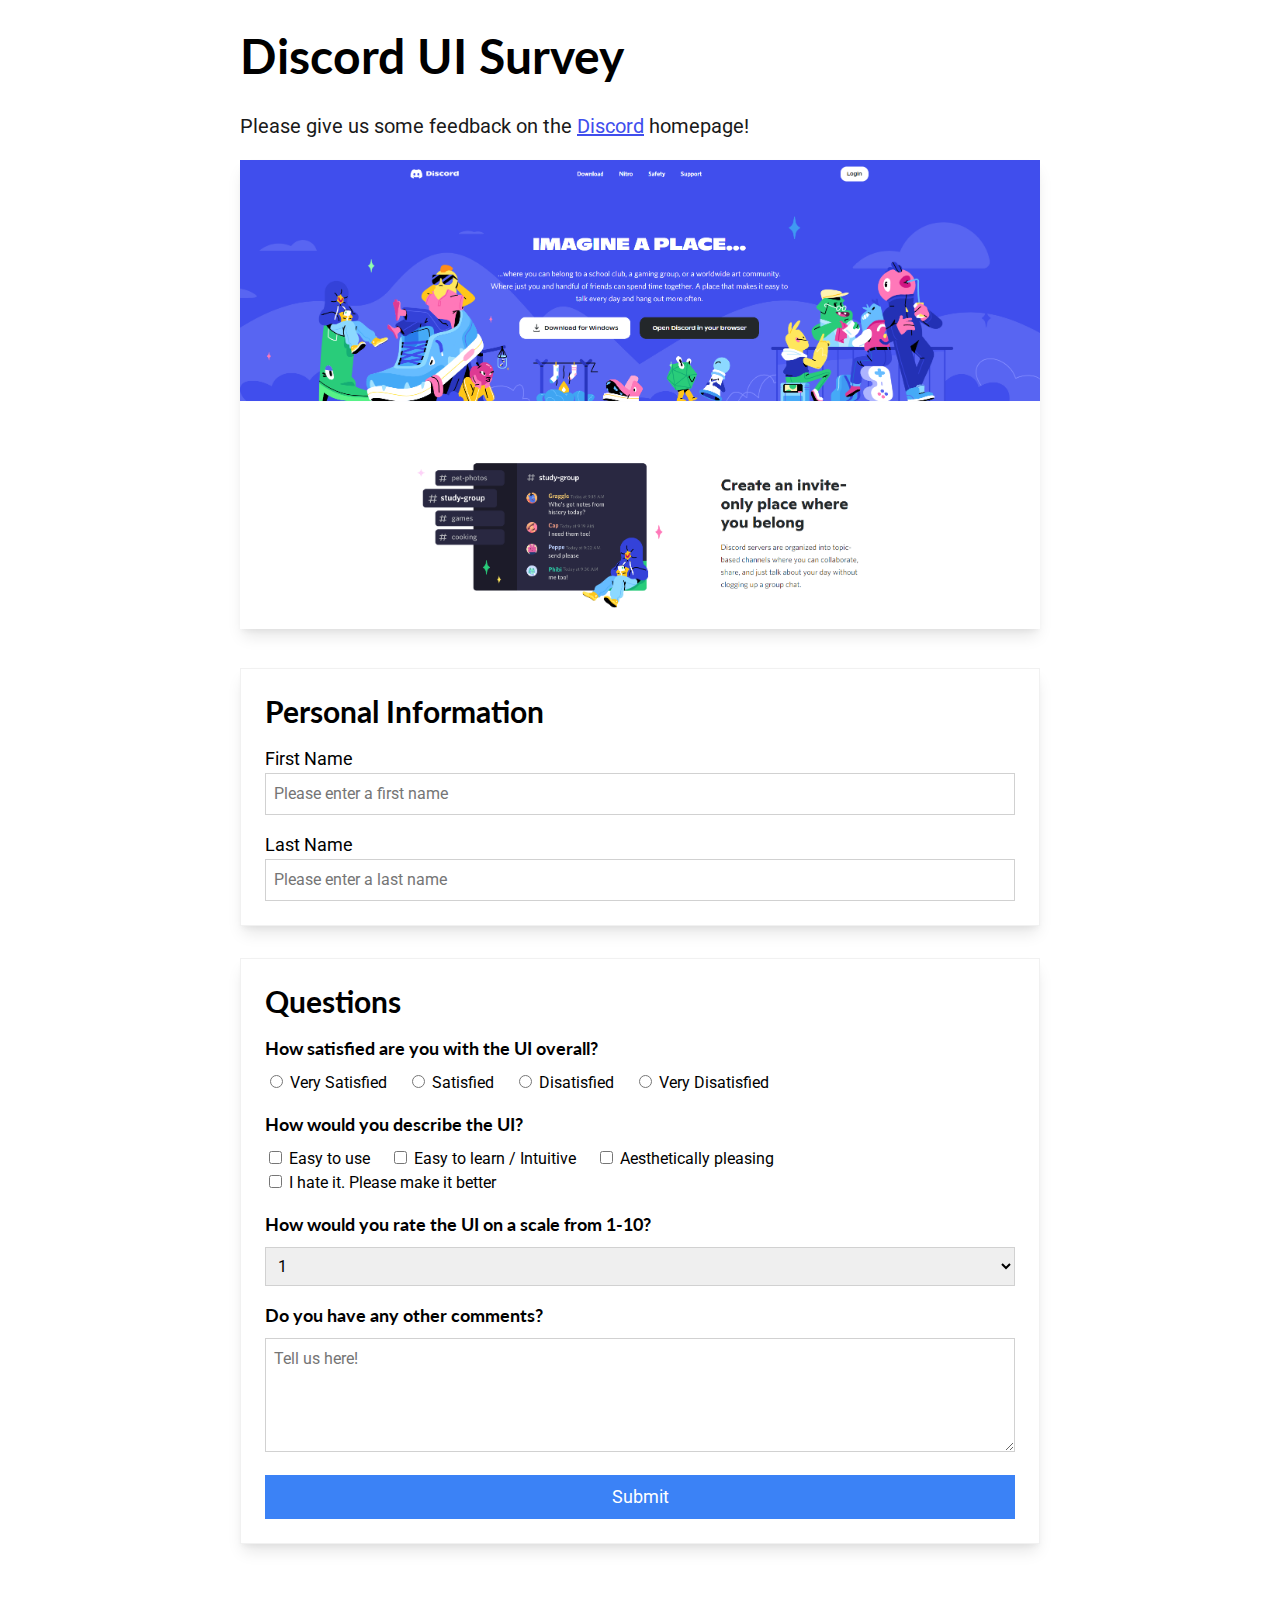
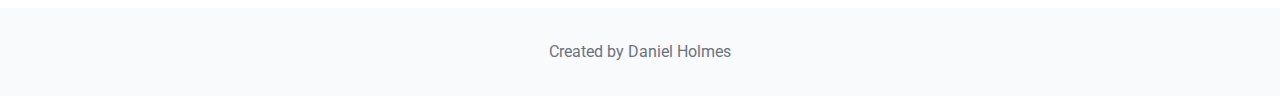
<file: index.html>
<!DOCTYPE html>
<html>
  <head>
    <meta charset="utf-8" />
    <link rel="preconnect" href="https://fonts.gstatic.com" />
    <link
      href="https://fonts.googleapis.com/css2?family=Lato&family=Roboto&display=swap"
      rel="stylesheet"
    />
    <link
      href="https://fonts.googleapis.com/css2?family=Lato:wght@700&display=swap"
      rel="stylesheet"
    />
    <link href="styles/style.css" rel="stylesheet" type="text/css" />
    <title>Survey</title>
  </head>

  <body>
    <div class="container">
      <h1 class="title">Discord UI Survey</h1>
      <p class="text-xl">
        Please give us some feedback on the
        <a href="https://discord.com/brand-new">Discord</a> homepage!
      </p>

      <a href="https://discord.com/brand-new">
        <img src="images/discord.PNG" alt="Discord Homepage" />
      </a>

      <form id="survey">
        <div class="card">
          <h2>Personal Information</h2>

          <div class="question">
            <label class="form-label">First Name</label>
            <input
              type="text"
              placeholder="Please enter a first name"
              name="firstName"
            />
          </div>

          <label class="form-label">Last Name</label>
          <input
            type="text"
            placeholder="Please enter a last name"
            name="lastName"
          />
        </div>

        <div class="card">
          <h2>Questions</h2>
          <div class="radio-group question">
            <h3>How satisfied are you with the UI overall?</h3>
            <div>
              <input type="radio" name="overall-satifaction" value="" />
              <label for="extremely">Very Satisfied</label>
            </div>

            <div>
              <input type="radio" name="overall-satifaction" value="" />
              <label for="male">Satisfied</label>
            </div>

            <div>
              <input type="radio" name="overall-satifaction" value="" />
              <label for="male">Disatisfied</label>
            </div>

            <div>
              <input type="radio" name="overall-satifaction" value="" />
              <label for="male">Very Disatisfied</label>
            </div>
          </div>

          <div class="radio-group question">
            <h3>How would you describe the UI?</h3>
            <div>
              <input type="checkbox" />
              <label>Easy to use</label>
            </div>
            <div>
              <input type="checkbox" />
              <label>Easy to learn / Intuitive</label>
            </div>
            <div>
              <input type="checkbox" />
              <label>Aesthetically pleasing</label>
            </div>
            <div>
              <input type="checkbox" />
              <label>I hate it. Please make it better</label>
            </div>
          </div>

          <div class="question">
            <h3>How would you rate the UI on a scale from 1-10?</h3>
            <select id="favorite">
              <option value="" selected="selected">1</option>
              <option value="">2</option>
              <option value="">3</option>
              <option value="">4</option>
              <option value="">5</option>
              <option value="">6</option>
              <option value="">7</option>
              <option value="">8</option>
              <option value="">9</option>
              <option value="">10</option>
            </select>
          </div>

          <div class="question">
            <h3>Do you have any other comments?</h3>
            <textarea rows="4" placeholder="Tell us here!"></textarea>
          </div>
          <button id="submit" type="button">Submit</button>
        </div>
      </form>
    </div>
    <br /><br />
    <div class="footer">
      <span>Created by Daniel Holmes</span>
    </div>
  </body>
</html>
</file>
<file: styles/style.css>
/* Style sheet
   color picker www.w3schools.com/colors/colors_picker.asp
*/

html {
  margin: 0px;
  background-color: #ffffff;
}

body {
  margin: 0px;
  font-family: "Roboto", sans-serif;
  font-size: 1rem;
  line-height: 1.5rem;
}

img {
  width: 100%;
  border-radius: 0px;
  background: #ffffff;
  --tw-shadow: 0 10px 15px -3px rgba(0, 0, 0, 0.1),
    0 4px 6px -2px rgba(0, 0, 0, 0.05);
  box-shadow: var(--tw-ring-offset-shadow, 0 0 #0000),
    var(--tw-ring-shadow, 0 0 #0000), var(--tw-shadow);
}

.container {
  max-width: 800px;
  padding-left: 2rem;
  padding-right: 2rem;
  margin-left: auto;
  margin-right: auto;
  margin-bottom: 1rem;
}

div.radio-group div {
  display: inline-block;
  margin-right: 1rem;
}

.card {
  padding: 1.5rem;
  margin-bottom: 1rem;
  margin-top: 2rem;

  border-style: solid;
  border-color: #f1f1f1;
  border-width: 1px;
  border-radius: 0px;
  background: #ffffff;
  --tw-shadow: 0 10px 15px -3px rgba(0, 0, 0, 0.1),
    0 4px 6px -2px rgba(0, 0, 0, 0.05);
  box-shadow: var(--tw-ring-offset-shadow, 0 0 #0000),
    var(--tw-ring-shadow, 0 0 #0000), var(--tw-shadow);
}

.footer {
  background-color: #f9fafb;
  text-align: center;
  padding: 2rem;
}

.footer span {
  color: #6b7280;
}

.question {
  margin-bottom: 1rem;
}

h1,
h2,
h3 {
  margin-top: 0px;
  font-family: "Lato", sans-serif;
  font-weight: 700;
}

h1 {
  font-size: 3rem;
  line-height: 1;
}

h2 {
  font-size: 1.875rem;
  line-height: 2.25rem;
  margin-bottom: 1rem;
}

h3 {
  font-size: 1.1rem;
  line-height: 1.75rem;
  margin-bottom: 0.5rem;
}

.text-xl {
  font-size: 1.25rem;
  line-height: 1.75rem;
}

.title {
  margin-top: 2rem;
}
a {
  color: #404eed;
}

p,
span {
  color: #1a1a1a;
}

button {
  width: 100%;
  color: white;
  background-color: #3b82f6;
  border: none;
  padding: 0.5rem;
  font-size: 1.1rem;
  line-height: 1.75rem;
  font-family: "Roboto", sans-serif;
}

button:hover {
  background-color: #2563eb;
}

.form-label {
  font-size: 1.125rem;
  line-height: 1.75rem;
  margin-bottom: 0.25rem;
}

/* Text inputs */
textarea,
input[type="text"] {
  font-family: "Roboto", sans-serif;
  font-size: 1rem;
  line-height: 1.5rem;
  width: 100%;
  padding: 0.5rem 0.5rem;
  box-sizing: border-box;
  outline: none !important;
  border: 1px solid #d1d1d1;
}

textarea:focus,
input[type="text"]:focus {
  outline: none !important;
  border: 1px solid #404eed;
}

/* Select inputs */
select {
  font-family: "Roboto", sans-serif;
  font-size: 1rem;
  line-height: 1.5rem;
  outline: none !important;
  border: 1px solid #d1d1d1;
  width: 100%;
  padding: 0.5rem 0.5rem;
}

select:focus {
  outline: none !important;
  border: 1px solid #404eed;
}
</file>
